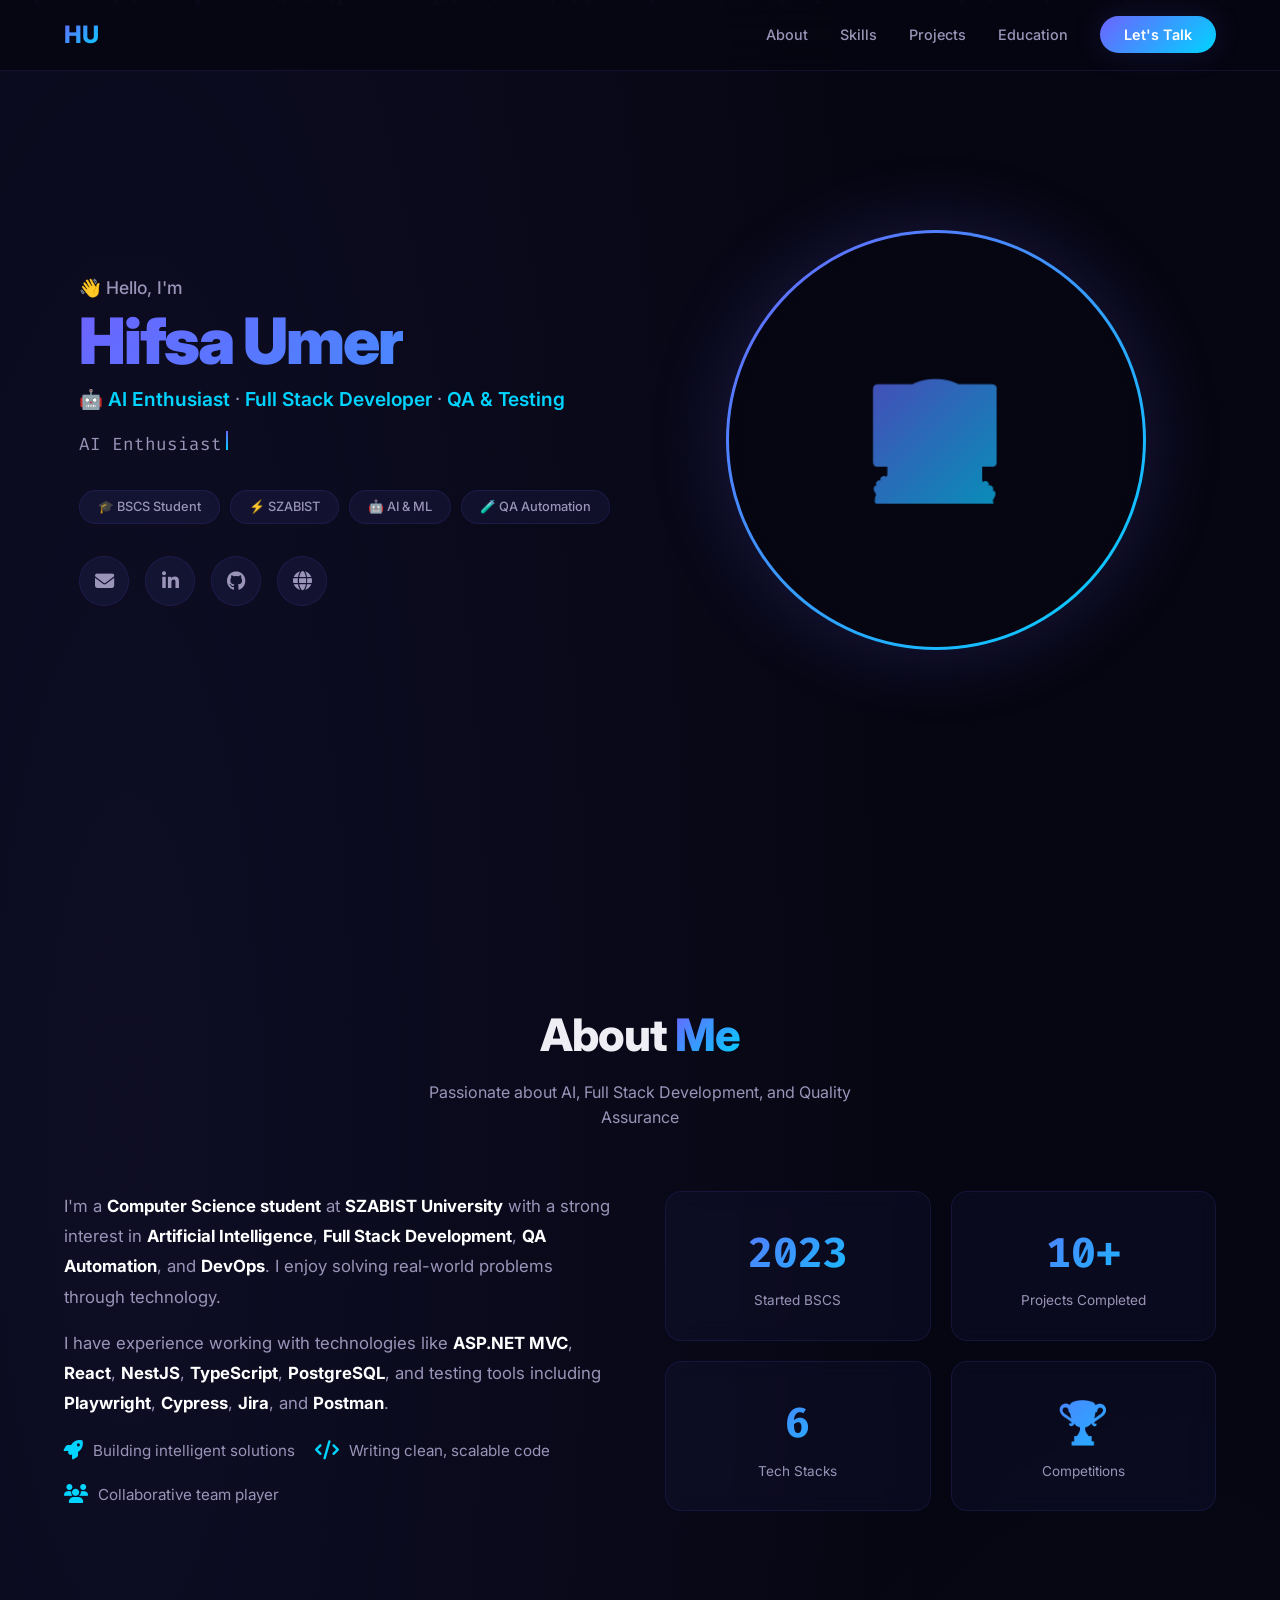
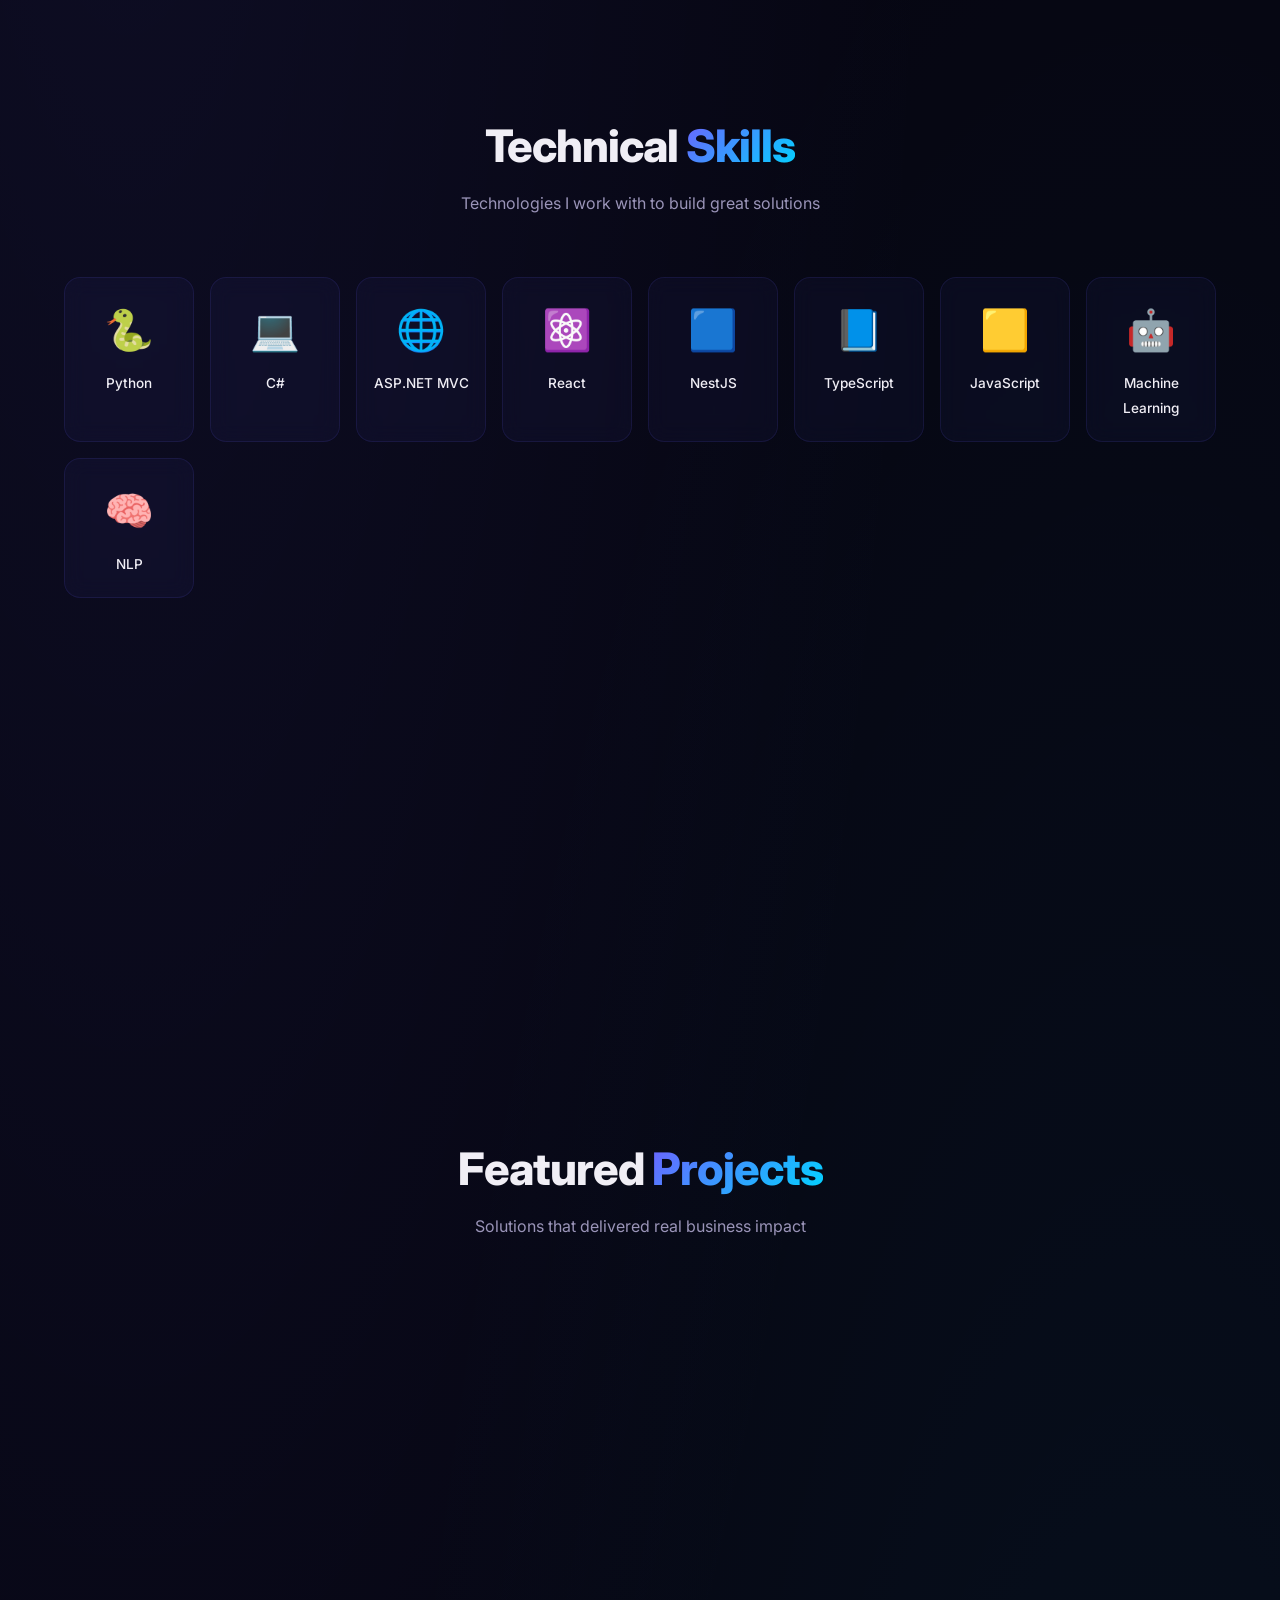
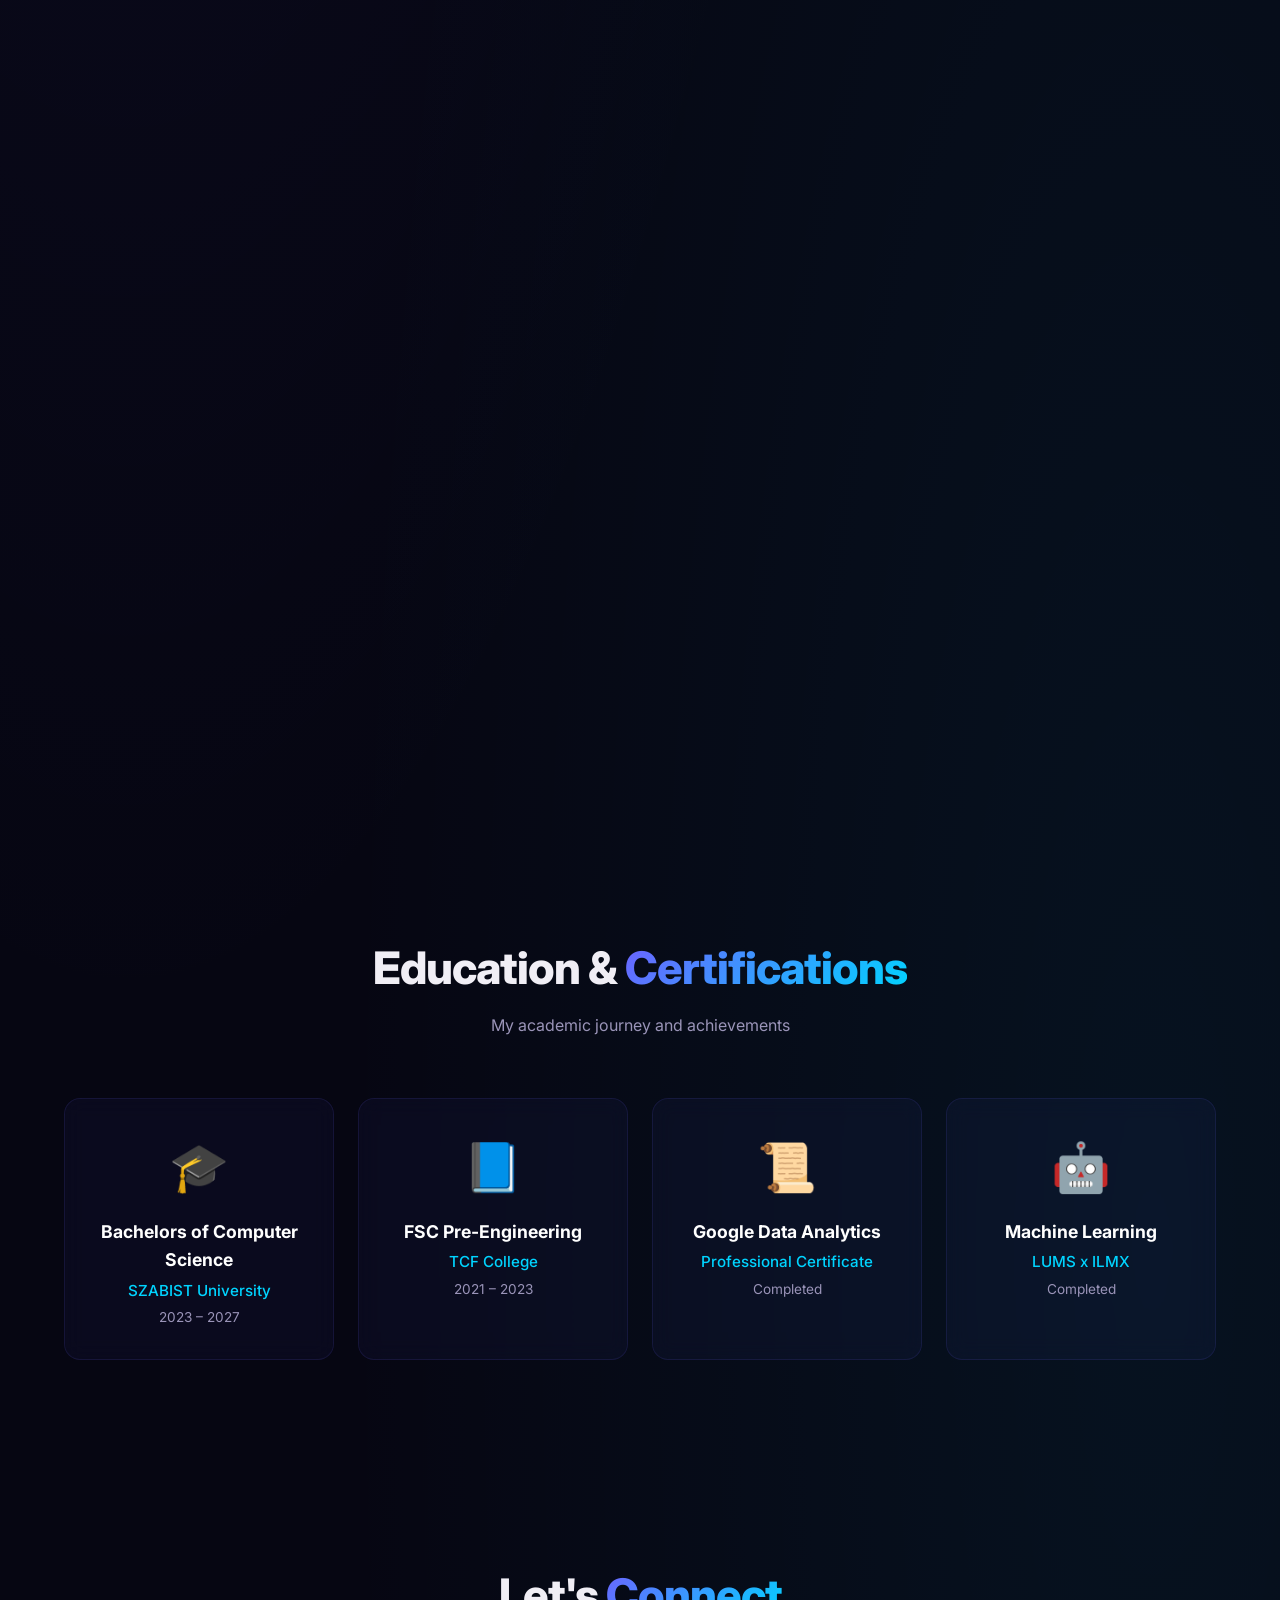
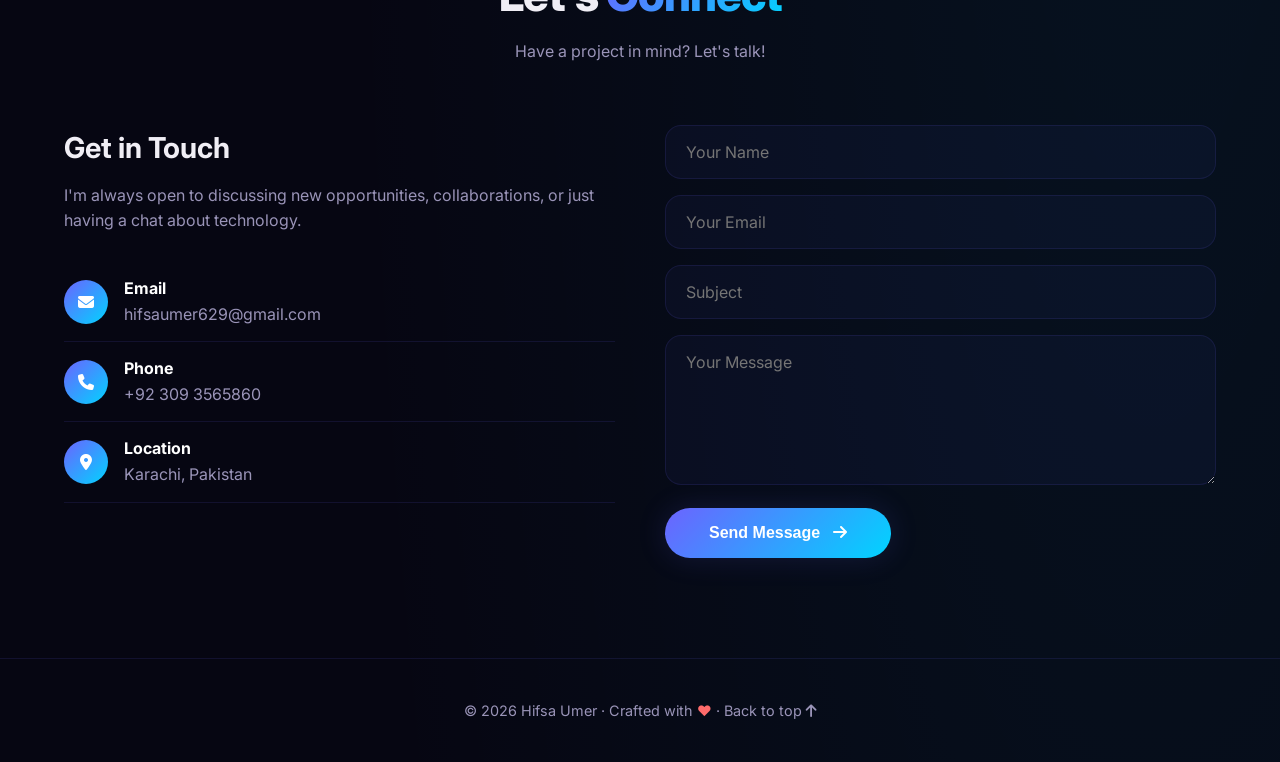
<file: index.html>
<!DOCTYPE html>
<html lang="en">
<head>
    <meta charset="UTF-8" />
    <meta name="viewport" content="width=device-width, initial-scale=1.0" />
    <title>Hifsa Umer | AI Enthusiast & Full Stack Developer</title>

    <!-- Font Awesome -->
    <link rel="stylesheet" href="https://cdnjs.cloudflare.com/ajax/libs/font-awesome/6.5.0/css/all.min.css" />

    <!-- Google Fonts -->
    <link href="https://fonts.googleapis.com/css2?family=Fira+Code:wght@400;600;700&family=Inter:wght@300;400;500;600;700;800;900&display=swap" rel="stylesheet" />

    <!-- Custom CSS -->
    <link rel="stylesheet" href="style.css" />
</head>
<body>

    <!-- ===== PRELOADER ===== -->
    <div class="preloader" id="preloader">
        <div class="loader"></div>
    </div>

    <!-- ===== PARTICLES ===== -->
    <div class="particles" id="particles"></div>

    <!-- ===== NAVIGATION ===== -->
    <nav id="navbar">
        <div class="container">
            <a href="#" class="logo">HU</a>
            <ul class="nav-links" id="navLinks">
                <li><a href="#about">About</a></li>
                <li><a href="#skills">Skills</a></li>
                <li><a href="#projects">Projects</a></li>
                <li><a href="#education">Education</a></li>
                <li><a href="#contact" class="nav-cta">Let's Talk</a></li>
            </ul>
            <button class="hamburger" id="hamburger">
                <span></span>
                <span></span>
                <span></span>
            </button>
        </div>
    </nav>

    <!-- ===== HERO ===== -->
    <section class="hero" id="home">
        <div class="container">
            <div class="hero-content">
                <div class="hero-text">
                    <div class="hero-greeting">👋 Hello, I'm</div>
                    <h1><span class="highlight">Hifsa Umer</span></h1>
                    <p class="subtitle">🤖 <span>AI Enthusiast</span> · <span>Full Stack Developer</span> · <span>QA & Testing</span></p>
                    <div class="hero-typing">
                        <span id="typed"></span><span class="cursor"></span>
                    </div>
                    <div class="hero-badges">
                        <span class="badge">🎓 BSCS Student</span>
                        <span class="badge">⚡ SZABIST</span>
                        <span class="badge">🤖 AI & ML</span>
                        <span class="badge">🧪 QA Automation</span>
                    </div>
                    <div class="hero-social">
                        <a href="mailto:hifsaumer629@gmail.com"><i class="fas fa-envelope"></i></a>
                        <a href="https://linkedin.com/in/hifsa-umer"><i class="fab fa-linkedin-in"></i></a>
                        <a href="https://github.com/hifsaumer"><i class="fab fa-github"></i></a>
                        <a href="https://hifsaumer.github.io"><i class="fas fa-globe"></i></a>
                    </div>
                </div>
                <div class="hero-visual">
                    <div class="avatar-wrapper">
                        <div class="avatar-ring"></div>
                        <div class="avatar-inner">
                            <span class="avatar-placeholder">👩‍💻</span>
                        </div>
                    </div>
                </div>
            </div>
        </div>
    </section>

    <!-- ===== ABOUT ===== -->
    <section id="about">
        <div class="container">
            <div class="section-header">
                <h2>About <span>Me</span></h2>
                <p>Passionate about AI, Full Stack Development, and Quality Assurance</p>
            </div>
            <div class="about-grid">
                <div class="about-text">
                    <p>
                        I'm a <strong>Computer Science student</strong> at <strong>SZABIST University</strong> with a strong interest in 
                        <strong>Artificial Intelligence</strong>, <strong>Full Stack Development</strong>, <strong>QA Automation</strong>, 
                        and <strong>DevOps</strong>. I enjoy solving real-world problems through technology.
                    </p>
                    <p>
                        I have experience working with technologies like <strong>ASP.NET MVC</strong>, <strong>React</strong>, 
                        <strong>NestJS</strong>, <strong>TypeScript</strong>, <strong>PostgreSQL</strong>, and testing tools including 
                        <strong>Playwright</strong>, <strong>Cypress</strong>, <strong>Jira</strong>, and <strong>Postman</strong>.
                    </p>
                    <div class="about-highlights">
                        <div class="highlight-item"><i class="fas fa-rocket"></i> Building intelligent solutions</div>
                        <div class="highlight-item"><i class="fas fa-code"></i> Writing clean, scalable code</div>
                        <div class="highlight-item"><i class="fas fa-users"></i> Collaborative team player</div>
                    </div>
                </div>
                <div class="about-stats">
                    <div class="stat-card"><div class="number">2023</div><div class="label">Started BSCS</div></div>
                    <div class="stat-card"><div class="number">10+</div><div class="label">Projects Completed</div></div>
                    <div class="stat-card"><div class="number">6</div><div class="label">Tech Stacks</div></div>
                    <div class="stat-card"><div class="number">🏆</div><div class="label">Competitions</div></div>
                </div>
            </div>
        </div>
    </section>

    <!-- ===== SKILLS ===== -->
    <section id="skills">
        <div class="container">
            <div class="section-header">
                <h2>Technical <span>Skills</span></h2>
                <p>Technologies I work with to build great solutions</p>
            </div>
            <div class="skills-grid" id="skillsGrid">
                <!-- Skills will be injected by JavaScript -->
            </div>
        </div>
    </section>

    <!-- ===== PROJECTS ===== -->
    <section id="projects">
        <div class="container">
            <div class="section-header">
                <h2>Featured <span>Projects</span></h2>
                <p>Solutions that delivered real business impact</p>
            </div>
            <div class="projects-grid" id="projectsGrid">
                <!-- Projects will be injected by JavaScript -->
            </div>
        </div>
    </section>

    <!-- ===== EDUCATION ===== -->
    <section id="education">
        <div class="container">
            <div class="section-header">
                <h2>Education & <span>Certifications</span></h2>
                <p>My academic journey and achievements</p>
            </div>
            <div class="education-grid">
                <div class="education-card">
                    <div class="icon">🎓</div>
                    <h3>Bachelors of Computer Science</h3>
                    <p class="institution">SZABIST University</p>
                    <p class="date">2023 – 2027</p>
                </div>
                <div class="education-card">
                    <div class="icon">📘</div>
                    <h3>FSC Pre-Engineering</h3>
                    <p class="institution">TCF College</p>
                    <p class="date">2021 – 2023</p>
                </div>
                <div class="education-card">
                    <div class="icon">📜</div>
                    <h3>Google Data Analytics</h3>
                    <p class="institution">Professional Certificate</p>
                    <p class="date">Completed</p>
                </div>
                <div class="education-card">
                    <div class="icon">🤖</div>
                    <h3>Machine Learning</h3>
                    <p class="institution">LUMS x ILMX</p>
                    <p class="date">Completed</p>
                </div>
            </div>
        </div>
    </section>

    <!-- ===== CONTACT ===== -->
    <section id="contact">
        <div class="container">
            <div class="section-header">
                <h2>Let's <span>Connect</span></h2>
                <p>Have a project in mind? Let's talk!</p>
            </div>
            <div class="contact-wrapper">
                <div class="contact-info">
                    <h3>Get in Touch</h3>
                    <p>I'm always open to discussing new opportunities, collaborations, or just having a chat about technology.</p>
                    <div class="contact-item">
                        <div class="icon"><i class="fas fa-envelope"></i></div>
                        <div class="text"><strong>Email</strong> hifsaumer629@gmail.com</div>
                    </div>
                    <div class="contact-item">
                        <div class="icon"><i class="fas fa-phone"></i></div>
                        <div class="text"><strong>Phone</strong> +92 309 3565860</div>
                    </div>
                    <div class="contact-item">
                        <div class="icon"><i class="fas fa-map-marker-alt"></i></div>
                        <div class="text"><strong>Location</strong> Karachi, Pakistan</div>
                    </div>
                </div>
                <form class="contact-form" id="contactForm">
                    <input type="text" placeholder="Your Name" required />
                    <input type="email" placeholder="Your Email" required />
                    <input type="text" placeholder="Subject" />
                    <textarea placeholder="Your Message" required></textarea>
                    <button type="submit">Send Message <i class="fas fa-arrow-right"></i></button>
                </form>
            </div>
        </div>
    </section>

    <!-- ===== FOOTER ===== -->
    <footer>
        <div class="container">
            <p>&copy; 2026 Hifsa Umer &middot; Crafted with <span class="heart">❤️</span> &middot; <a href="#home">Back to top <i class="fas fa-arrow-up"></i></a></p>
        </div>
    </footer>

    <!-- ===== JavaScript ===== -->
    <script src="script.js"></script>

</body>
</html>
</file>
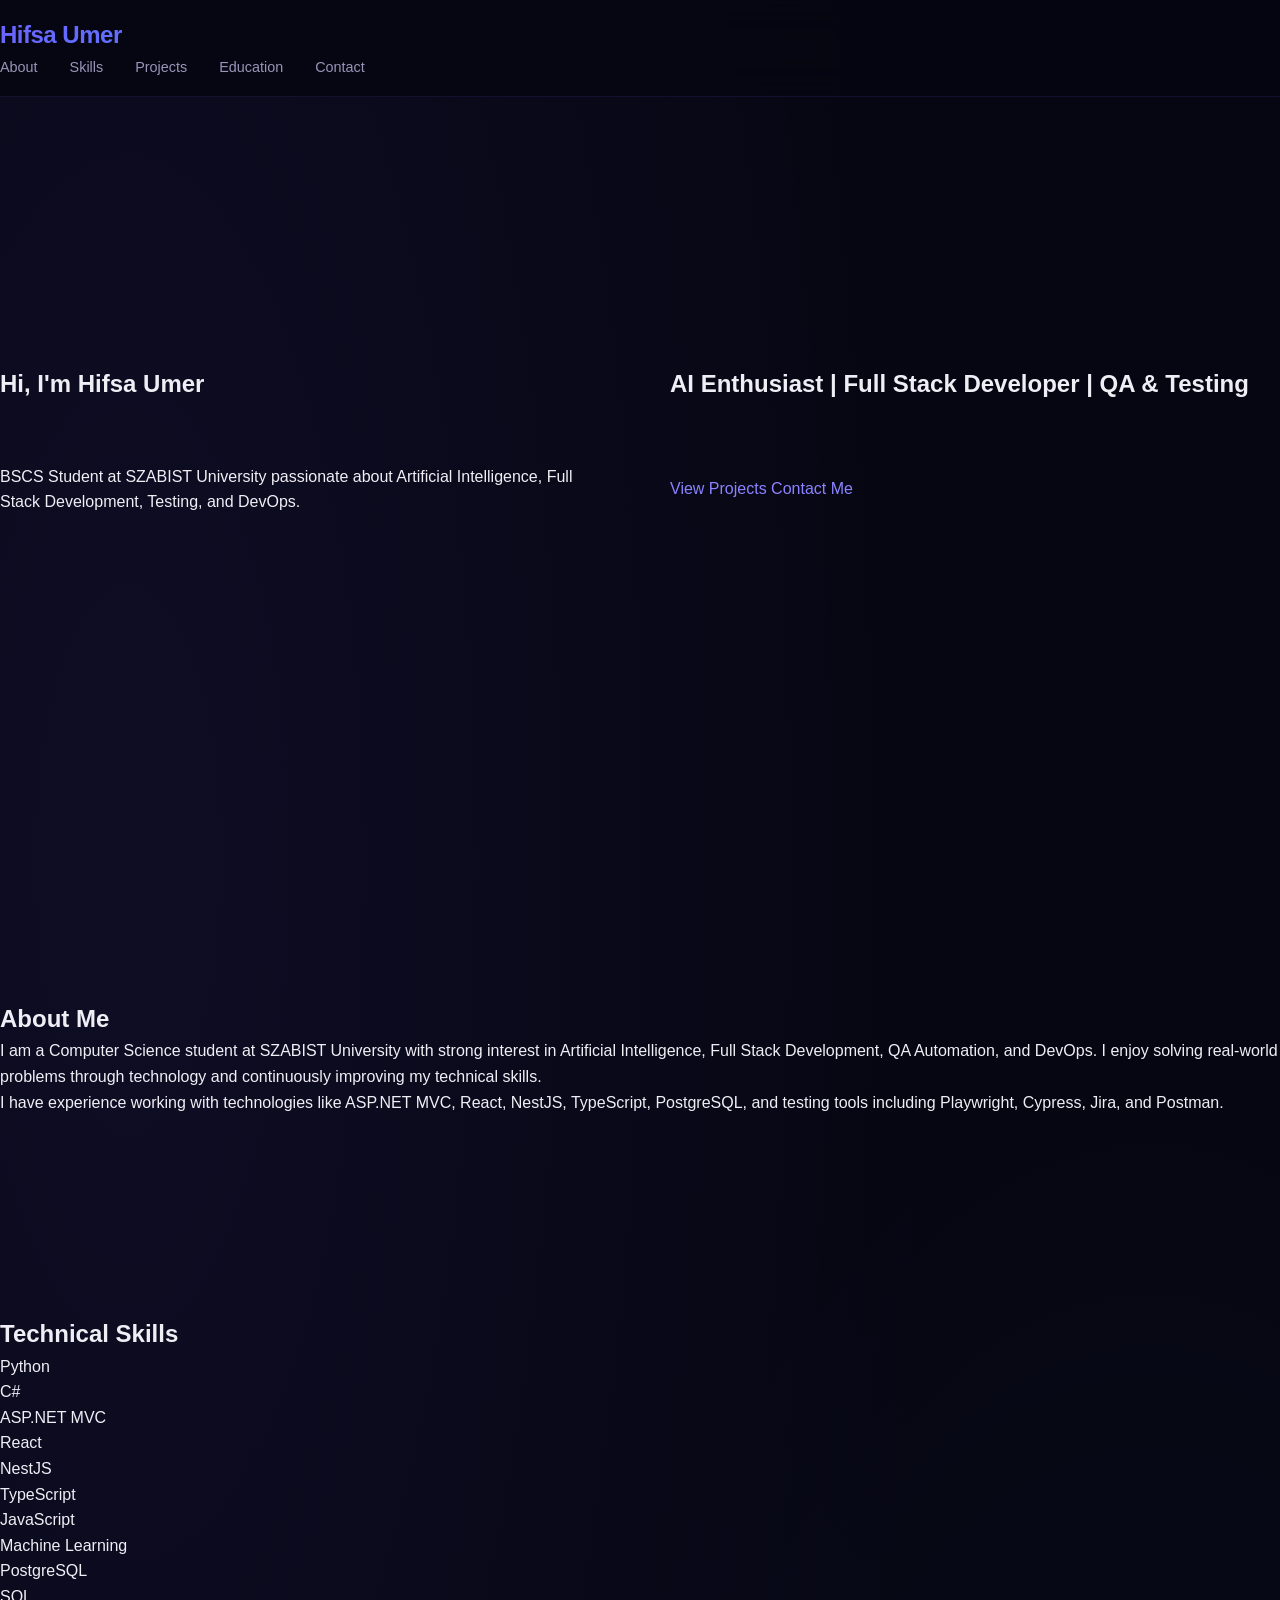
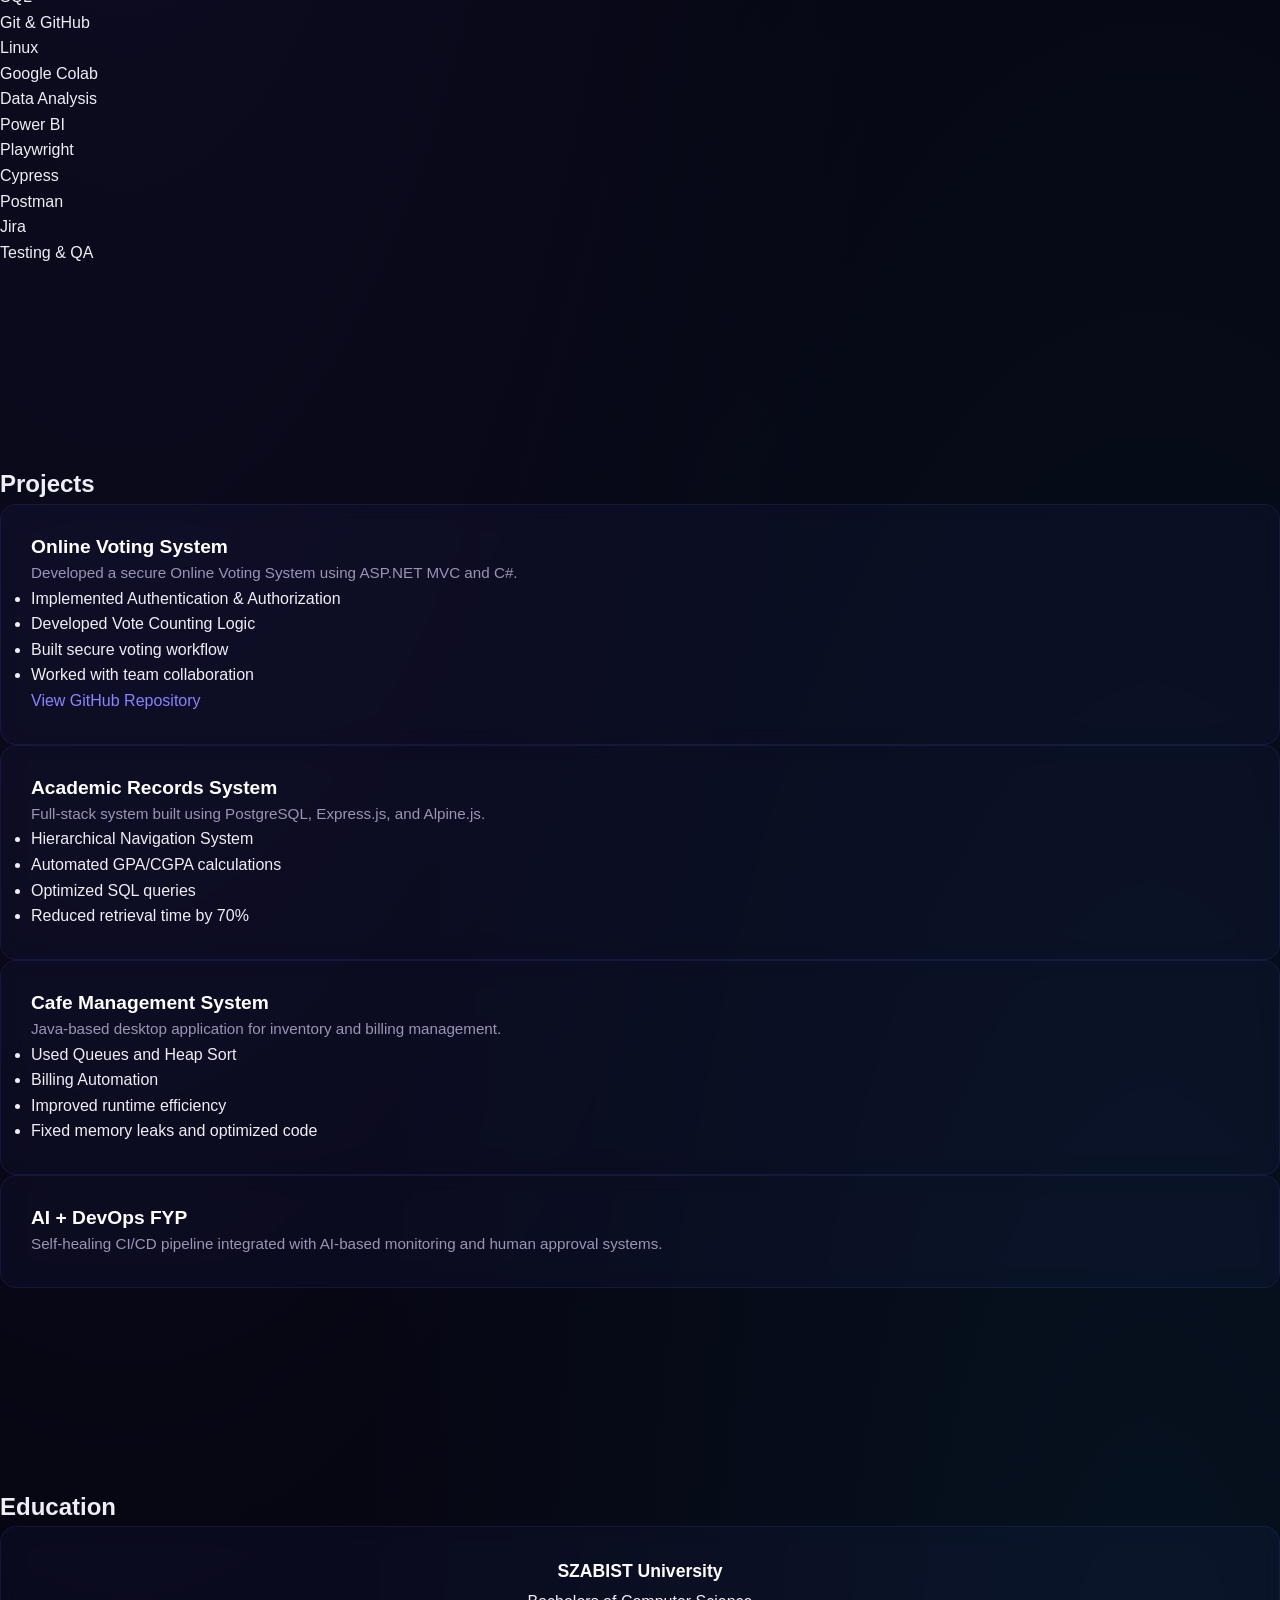
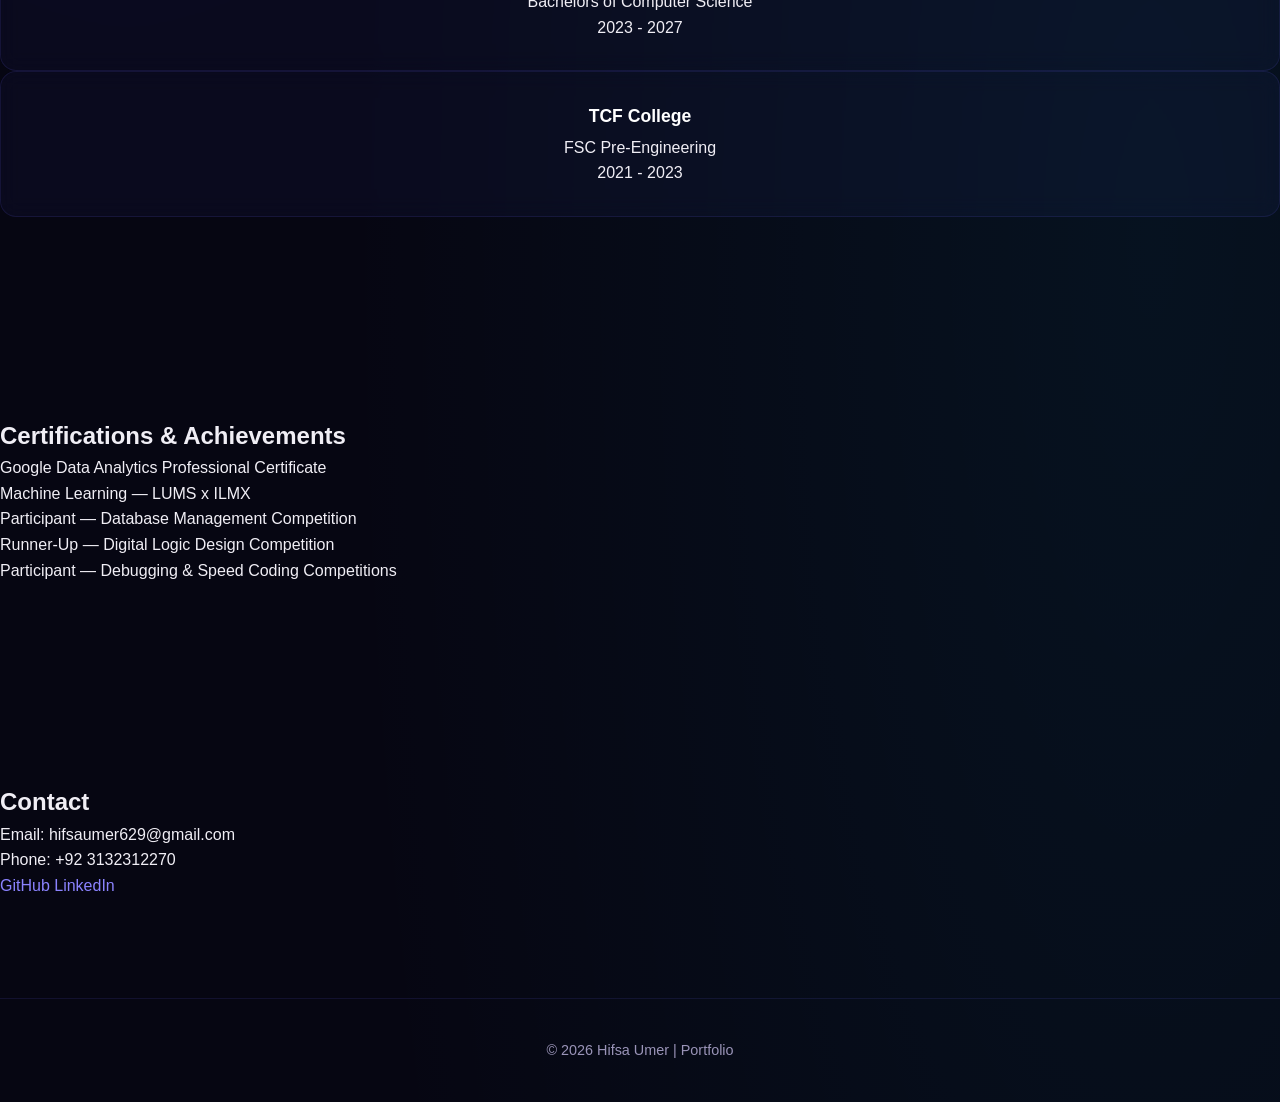
<file: preview.html>
<!-- index.html -->

<!DOCTYPE html>
<html lang="en">

<head>
  <meta charset="UTF-8" />
  <meta name="viewport" content="width=device-width, initial-scale=1.0" />

  <title>Hifsa Umer | Portfolio</title>

  <link rel="stylesheet" href="style.css" />

  <link rel="preconnect" href="https://fonts.googleapis.com">
  <link rel="preconnect" href="https://fonts.gstatic.com" crossorigin>

  <link href="https://fonts.googleapis.com/css2?family=Poppins:wght@300;400;500;600;700&display=swap"
    rel="stylesheet">

</head>

<body>

  <!-- NAVBAR -->

  <nav class="navbar">

    <div class="logo">Hifsa Umer</div>

    <ul class="nav-links">

      <li><a href="#about">About</a></li>
      <li><a href="#skills">Skills</a></li>
      <li><a href="#projects">Projects</a></li>
      <li><a href="#education">Education</a></li>
      <li><a href="#contact">Contact</a></li>

    </ul>

  </nav>

  <!-- HERO SECTION -->

  <section class="hero">

    <div class="hero-content">

      <h1>
        Hi, I'm <span>Hifsa Umer</span>
      </h1>

      <h2>
        AI Enthusiast | Full Stack Developer | QA & Testing
      </h2>

      <p>
        BSCS Student at SZABIST University passionate about
        Artificial Intelligence, Full Stack Development,
        Testing, and DevOps.
      </p>

      <div class="hero-buttons">

        <a href="#projects" class="btn">View Projects</a>

        <a href="#contact" class="btn-outline">Contact Me</a>

      </div>

    </div>

  </section>

  <!-- ABOUT -->

  <section id="about" class="section">

    <h2>About Me</h2>

    <p>
      I am a Computer Science student at SZABIST University
      with strong interest in Artificial Intelligence,
      Full Stack Development, QA Automation, and DevOps.
      I enjoy solving real-world problems through technology
      and continuously improving my technical skills.
    </p>

    <p>
      I have experience working with technologies like
      ASP.NET MVC, React, NestJS, TypeScript, PostgreSQL,
      and testing tools including Playwright, Cypress,
      Jira, and Postman.
    </p>

  </section>

  <!-- SKILLS -->

  <section id="skills" class="section">

    <h2>Technical Skills</h2>

    <div class="skills-container">

      <div class="skill-card">Python</div>

      <div class="skill-card">C#</div>

      <div class="skill-card">ASP.NET MVC</div>

      <div class="skill-card">React</div>

      <div class="skill-card">NestJS</div>

      <div class="skill-card">TypeScript</div>

      <div class="skill-card">JavaScript</div>

      <div class="skill-card">Machine Learning</div>

      <div class="skill-card">PostgreSQL</div>

      <div class="skill-card">SQL</div>

      <div class="skill-card">Git & GitHub</div>

      <div class="skill-card">Linux</div>

      <div class="skill-card">Google Colab</div>

      <div class="skill-card">Data Analysis</div>

      <div class="skill-card">Power BI</div>

      <div class="skill-card">Playwright</div>

      <div class="skill-card">Cypress</div>

      <div class="skill-card">Postman</div>

      <div class="skill-card">Jira</div>

      <div class="skill-card">Testing & QA</div>

    </div>

  </section>

  <!-- PROJECTS -->

  <section id="projects" class="section">

    <h2>Projects</h2>

    <div class="projects-container">

      <!-- PROJECT 1 -->

      <div class="project-card">

        <h3>Online Voting System</h3>

        <p>
          Developed a secure Online Voting System using
          ASP.NET MVC and C#.
        </p>

        <ul>

          <li>Implemented Authentication & Authorization</li>

          <li>Developed Vote Counting Logic</li>

          <li>Built secure voting workflow</li>

          <li>Worked with team collaboration</li>

        </ul>

        <a href="https://github.com/Rida-view/OnlineVotingSystem"
          target="_blank">
          View GitHub Repository
        </a>

      </div>

      <!-- PROJECT 2 -->

      <div class="project-card">

        <h3>Academic Records System</h3>

        <p>
          Full-stack system built using PostgreSQL,
          Express.js, and Alpine.js.
        </p>

        <ul>

          <li>Hierarchical Navigation System</li>

          <li>Automated GPA/CGPA calculations</li>

          <li>Optimized SQL queries</li>

          <li>Reduced retrieval time by 70%</li>

        </ul>

      </div>

      <!-- PROJECT 3 -->

      <div class="project-card">

        <h3>Cafe Management System</h3>

        <p>
          Java-based desktop application for inventory
          and billing management.
        </p>

        <ul>

          <li>Used Queues and Heap Sort</li>

          <li>Billing Automation</li>

          <li>Improved runtime efficiency</li>

          <li>Fixed memory leaks and optimized code</li>

        </ul>

      </div>

      <!-- PROJECT 4 -->

      <div class="project-card">

        <h3>AI + DevOps FYP</h3>

        <p>
          Self-healing CI/CD pipeline integrated
          with AI-based monitoring and human
          approval systems.
        </p>

      </div>

    </div>

  </section>

  <!-- EDUCATION -->

  <section id="education" class="section">

    <h2>Education</h2>

    <div class="education-card">

      <h3>SZABIST University</h3>

      <p>Bachelors of Computer Science</p>

      <p>2023 - 2027</p>

    </div>

    <div class="education-card">

      <h3>TCF College</h3>

      <p>FSC Pre-Engineering</p>

      <p>2021 - 2023</p>

    </div>

  </section>

  <!-- CERTIFICATIONS -->

  <section class="section">

    <h2>Certifications & Achievements</h2>

    <div class="certifications">

      <div class="cert-card">
        Google Data Analytics Professional Certificate
      </div>

      <div class="cert-card">
        Machine Learning — LUMS x ILMX
      </div>

      <div class="cert-card">
        Participant — Database Management Competition
      </div>

      <div class="cert-card">
        Runner-Up — Digital Logic Design Competition
      </div>

      <div class="cert-card">
        Participant — Debugging & Speed Coding Competitions
      </div>

    </div>

  </section>

  <!-- CONTACT -->

  <section id="contact" class="section">

    <h2>Contact</h2>

    <p>Email: hifsaumer629@gmail.com</p>

    <p>Phone: +92 3132312270</p>

    <div class="social-links">

      <a href="https://github.com/" target="_blank">
        GitHub
      </a>

      <a href="https://www.linkedin.com/in/hifsa-umer-82b882246"
        target="_blank">
        LinkedIn
      </a>

    </div>

  </section>

  <!-- FOOTER -->

  <footer>

    <p>
      © 2026 Hifsa Umer | Portfolio
    </p>

  </footer>

  <script src="script.js"></script>

</body>

</html>
</file>
<file: style.css>
/* ============================================================
   RESET & BASE - Professional Dark Theme
   ============================================================ */
* {
    margin: 0;
    padding: 0;
    box-sizing: border-box;
}

:root {
    /* Premium Color Palette - Purple & Cyan Theme */
    --primary: #6C63FF;
    --primary-dark: #5A52D5;
    --primary-light: #8B83FF;
    --secondary: #00D4FF;
    --accent: #FF6B6B;
    --gold: #F59E0B;
    --gradient-1: linear-gradient(135deg, #6C63FF, #00D4FF);
    --gradient-2: linear-gradient(135deg, #00D4FF, #6C63FF);
    --gradient-3: linear-gradient(135deg, #6C63FF, #FF6B6B);

    /* Backgrounds */
    --dark: #0A0A1A;
    --darker: #060612;
    --card-bg: rgba(108, 99, 255, 0.05);
    --card-bg-hover: rgba(108, 99, 255, 0.1);

    /* Text */
    --text: #F0EEF5;
    --text-muted: #9A94B8;
    --text-light: #C4B8E0;

    /* UI */
    --glass: rgba(108, 99, 255, 0.08);
    --border: rgba(108, 99, 255, 0.12);
    --border-hover: rgba(108, 99, 255, 0.3);
    --shadow: 0 20px 60px rgba(108, 99, 255, 0.15);
    --glow: 0 0 60px rgba(108, 99, 255, 0.1);

    --radius: 16px;
    --transition: all 0.4s cubic-bezier(0.25, 0.46, 0.45, 0.94);
}

html {
    scroll-behavior: smooth;
}

body {
    font-family: 'Inter', sans-serif;
    background: var(--darker);
    color: var(--text);
    line-height: 1.6;
    overflow-x: hidden;
    background-image:
        radial-gradient(ellipse at 10% 20%, rgba(108, 99, 255, 0.08) 0%, transparent 50%),
        radial-gradient(ellipse at 90% 80%, rgba(0, 212, 255, 0.06) 0%, transparent 50%);
}

::-webkit-scrollbar {
    width: 8px;
}
::-webkit-scrollbar-track {
    background: var(--darker);
}
::-webkit-scrollbar-thumb {
    background: var(--gradient-1);
    border-radius: 10px;
}

a {
    color: var(--primary-light);
    text-decoration: none;
    transition: var(--transition);
}
a:hover {
    color: #fff;
}

.container {
    max-width: 1200px;
    margin: 0 auto;
    padding: 0 24px;
}

/* ============================================================
   PRELOADER
   ============================================================ */
.preloader {
    position: fixed;
    top: 0;
    left: 0;
    width: 100%;
    height: 100%;
    background: var(--darker);
    display: flex;
    align-items: center;
    justify-content: center;
    z-index: 9999;
    transition: opacity 0.6s ease, visibility 0.6s ease;
}
.preloader.hide {
    opacity: 0;
    visibility: hidden;
}
.loader {
    width: 60px;
    height: 60px;
    border-radius: 50%;
    border: 3px solid var(--border);
    border-top-color: var(--primary);
    animation: spin 1s linear infinite;
}
@keyframes spin {
    100% {
        transform: rotate(360deg);
    }
}

/* ============================================================
   PARTICLES
   ============================================================ */
.particles {
    position: fixed;
    top: 0;
    left: 0;
    width: 100%;
    height: 100%;
    pointer-events: none;
    z-index: 0;
    overflow: hidden;
}
.particle {
    position: absolute;
    width: 4px;
    height: 4px;
    background: var(--primary);
    border-radius: 50%;
    opacity: 0.3;
    animation: floatParticle linear infinite;
}
@keyframes floatParticle {
    0% {
        transform: translateY(100vh) rotate(0deg);
        opacity: 0;
    }
    10% {
        opacity: 0.3;
    }
    90% {
        opacity: 0.3;
    }
    100% {
        transform: translateY(-10vh) rotate(720deg);
        opacity: 0;
    }
}

/* ============================================================
   NAVIGATION
   ============================================================ */
nav {
    position: fixed;
    top: 0;
    left: 0;
    width: 100%;
    z-index: 1000;
    padding: 16px 0;
    background: rgba(6, 6, 18, 0.85);
    backdrop-filter: blur(20px);
    border-bottom: 1px solid var(--border);
    transition: var(--transition);
}
nav.scrolled {
    background: rgba(6, 6, 18, 0.95);
    box-shadow: 0 4px 40px rgba(0, 0, 0, 0.6);
    border-bottom-color: rgba(108, 99, 255, 0.2);
}
nav .container {
    display: flex;
    justify-content: space-between;
    align-items: center;
}
.logo {
    font-size: 1.5rem;
    font-weight: 800;
    background: var(--gradient-1);
    -webkit-background-clip: text;
    -webkit-text-fill-color: transparent;
    background-clip: text;
    letter-spacing: -0.5px;
}

.nav-links {
    display: flex;
    gap: 32px;
    list-style: none;
    align-items: center;
}
.nav-links a {
    color: var(--text-muted);
    font-size: 0.9rem;
    font-weight: 500;
    transition: var(--transition);
    position: relative;
}
.nav-links a::after {
    content: '';
    position: absolute;
    bottom: -4px;
    left: 0;
    width: 0;
    height: 2px;
    background: var(--gradient-1);
    transition: var(--transition);
}
.nav-links a:hover {
    color: #fff;
}
.nav-links a:hover::after {
    width: 100%;
}
.nav-cta {
    background: var(--gradient-1);
    color: #fff !important;
    padding: 10px 24px;
    border-radius: 50px;
    font-weight: 600 !important;
    transition: var(--transition);
    box-shadow: 0 0 30px rgba(108, 99, 255, 0.15);
}
.nav-cta::after {
    display: none !important;
}
.nav-cta:hover {
    transform: scale(1.05);
    box-shadow: 0 0 50px rgba(108, 99, 255, 0.3);
    color: #fff !important;
}

.hamburger {
    display: none;
    flex-direction: column;
    gap: 5px;
    cursor: pointer;
    background: none;
    border: none;
    padding: 4px;
}
.hamburger span {
    display: block;
    width: 28px;
    height: 2.5px;
    background: #fff;
    border-radius: 4px;
    transition: var(--transition);
}
.hamburger.active span:nth-child(1) {
    transform: rotate(45deg) translate(5px, 5px);
}
.hamburger.active span:nth-child(2) {
    opacity: 0;
}
.hamburger.active span:nth-child(3) {
    transform: rotate(-45deg) translate(5px, -5px);
}

/* ============================================================
   HERO SECTION
   ============================================================ */
.hero {
    min-height: 100vh;
    display: flex;
    align-items: center;
    padding-top: 80px;
    position: relative;
    z-index: 1;
}
.hero-content {
    display: grid;
    grid-template-columns: 1fr 1fr;
    gap: 60px;
    align-items: center;
}
.hero-greeting {
    font-size: 1.1rem;
    color: var(--text-muted);
    margin-bottom: 4px;
    font-weight: 500;
}
.hero-text h1 {
    font-size: 4rem;
    font-weight: 900;
    line-height: 1.1;
    margin-bottom: 8px;
    letter-spacing: -2px;
}
.hero-text h1 .highlight {
    background: var(--gradient-1);
    background-size: 300% 300%;
    -webkit-background-clip: text;
    -webkit-text-fill-color: transparent;
    background-clip: text;
    animation: gradShift 6s ease-in-out infinite;
}
@keyframes gradShift {
    0%,
    100% {
        background-position: 0% 50%;
    }
    50% {
        background-position: 100% 50%;
    }
}

.hero-text .subtitle {
    font-size: 1.2rem;
    color: var(--text-muted);
    margin-top: 8px;
    font-weight: 400;
}
.hero-text .subtitle span {
    color: var(--secondary);
    font-weight: 600;
}

.hero-typing {
    font-family: 'Fira Code', monospace;
    font-size: 1.1rem;
    color: var(--text-muted);
    margin-top: 16px;
    min-height: 2em;
}
.hero-typing .cursor {
    display: inline-block;
    width: 2px;
    height: 1.1em;
    background: var(--gradient-1);
    margin-left: 4px;
    animation: blink 0.8s step-end infinite;
}
@keyframes blink {
    0%,
    100% {
        opacity: 1;
    }
    50% {
        opacity: 0;
    }
}

.hero-badges {
    display: flex;
    flex-wrap: wrap;
    gap: 10px;
    margin-top: 24px;
}
.hero-badges .badge {
    padding: 6px 18px;
    border-radius: 50px;
    font-size: 0.8rem;
    font-weight: 500;
    background: var(--glass);
    border: 1px solid var(--border);
    color: var(--text-muted);
    transition: var(--transition);
    cursor: default;
}
.hero-badges .badge:hover {
    border-color: var(--primary);
    color: #fff;
    background: rgba(108, 99, 255, 0.1);
    transform: translateY(-2px);
}

.hero-social {
    display: flex;
    gap: 16px;
    margin-top: 32px;
}
.hero-social a {
    display: flex;
    align-items: center;
    justify-content: center;
    width: 50px;
    height: 50px;
    border-radius: 50%;
    background: var(--glass);
    border: 1px solid var(--border);
    color: var(--text-muted);
    font-size: 1.2rem;
    transition: var(--transition);
}
.hero-social a:hover {
    background: var(--gradient-1);
    color: #fff;
    transform: translateY(-4px);
    box-shadow: 0 8px 40px rgba(108, 99, 255, 0.25);
    border-color: var(--primary);
}

/* Hero Image */
.hero-visual {
    display: flex;
    justify-content: center;
    align-items: center;
}
.avatar-wrapper {
    position: relative;
    width: 400px;
    height: 400px;
}
.avatar-ring {
    position: absolute;
    inset: -10px;
    border-radius: 50%;
    background: var(--gradient-1);
    animation: spinRing 12s linear infinite;
    padding: 3px;
    box-shadow: 0 0 80px rgba(108, 99, 255, 0.2);
}
.avatar-ring::after {
    content: '';
    position: absolute;
    inset: 3px;
    border-radius: 50%;
    background: var(--darker);
}
@keyframes spinRing {
    0% {
        transform: rotate(0deg);
    }
    100% {
        transform: rotate(360deg);
    }
}
.avatar-inner {
    position: relative;
    width: 100%;
    height: 100%;
    border-radius: 50%;
    background: var(--darker);
    overflow: hidden;
    display: flex;
    align-items: center;
    justify-content: center;
    border: 3px solid var(--darker);
    z-index: 1;
}
.avatar-inner .avatar-placeholder {
    font-weight: 300;
    opacity: 0.7;
    letter-spacing: 2px;
    font-size: 7rem;
    background: var(--gradient-1);
    -webkit-background-clip: text;
    -webkit-text-fill-color: transparent;
    background-clip: text;
    animation: pulseAvatar 4s ease-in-out infinite;
}
@keyframes pulseAvatar {
    0%,
    100% {
        transform: scale(1);
    }
    50% {
        transform: scale(1.05);
    }
}

/* ============================================================
   SECTION STYLES
   ============================================================ */
section {
    padding: 100px 0;
    position: relative;
    z-index: 1;
}
.section-header {
    text-align: center;
    margin-bottom: 60px;
}
.section-header h2 {
    font-size: 2.8rem;
    font-weight: 800;
    letter-spacing: -1px;
}
.section-header h2 span {
    background: var(--gradient-1);
    -webkit-background-clip: text;
    -webkit-text-fill-color: transparent;
    background-clip: text;
}
.section-header p {
    color: var(--text-muted);
    max-width: 500px;
    margin: 8px auto 0;
}

/* ============================================================
   ABOUT
   ============================================================ */
.about-grid {
    display: grid;
    grid-template-columns: 1fr 1fr;
    gap: 50px;
    align-items: start;
}
.about-text p {
    color: var(--text-muted);
    margin-bottom: 16px;
    font-size: 1.05rem;
    line-height: 1.8;
}
.about-text p strong {
    color: #fff;
}
.about-highlights {
    display: flex;
    gap: 20px;
    margin-top: 20px;
    flex-wrap: wrap;
}
.highlight-item {
    display: flex;
    align-items: center;
    gap: 10px;
    color: var(--text-muted);
    font-size: 0.95rem;
}
.highlight-item i {
    color: var(--secondary);
    font-size: 1.2rem;
}
.about-stats {
    display: grid;
    grid-template-columns: repeat(2, 1fr);
    gap: 20px;
}
.stat-card {
    background: var(--card-bg);
    border: 1px solid var(--border);
    border-radius: var(--radius);
    padding: 28px;
    text-align: center;
    transition: var(--transition);
    backdrop-filter: blur(10px);
}
.stat-card:hover {
    transform: translateY(-6px);
    border-color: var(--primary);
    box-shadow: var(--glow);
}
.stat-card .number {
    font-size: 2.6rem;
    font-weight: 800;
    background: var(--gradient-1);
    -webkit-background-clip: text;
    -webkit-text-fill-color: transparent;
    background-clip: text;
    font-family: 'Fira Code', monospace;
}
.stat-card .label {
    color: var(--text-muted);
    font-size: 0.85rem;
    margin-top: 4px;
}

/* ============================================================
   SKILLS
   ============================================================ */
.skills-grid {
    display: grid;
    grid-template-columns: repeat(auto-fit, minmax(130px, 1fr));
    gap: 16px;
}
.skill-item {
    background: var(--card-bg);
    border: 1px solid var(--border);
    border-radius: var(--radius);
    padding: 20px 14px;
    text-align: center;
    transition: var(--transition);
    cursor: default;
    backdrop-filter: blur(10px);
}
.skill-item:hover {
    transform: translateY(-6px);
    border-color: var(--primary);
    box-shadow: var(--glow);
    background: var(--card-bg-hover);
}
.skill-item .icon {
    font-size: 2.5rem;
    margin-bottom: 8px;
    display: block;
}
.skill-item .name {
    font-size: 0.85rem;
    font-weight: 500;
    color: var(--text);
}

/* ============================================================
   PROJECTS
   ============================================================ */
.projects-grid {
    display: grid;
    grid-template-columns: repeat(auto-fit, minmax(340px, 1fr));
    gap: 24px;
}
.project-card {
    background: var(--card-bg);
    border: 1px solid var(--border);
    border-radius: var(--radius);
    padding: 30px;
    transition: var(--transition);
    backdrop-filter: blur(10px);
    display: flex;
    flex-direction: column;
}
.project-card:hover {
    transform: translateY(-8px);
    border-color: var(--primary);
    box-shadow: var(--shadow);
    background: var(--card-bg-hover);
}
.project-card .icon {
    font-size: 2.8rem;
    margin-bottom: 12px;
}
.project-card h3 {
    font-size: 1.2rem;
    font-weight: 700;
    color: #fff;
    line-height: 1.3;
}
.project-card .sub {
    color: var(--text-muted);
    font-size: 0.85rem;
    margin-bottom: 12px;
}
.project-card .tags {
    display: flex;
    flex-wrap: wrap;
    gap: 6px;
    margin: 12px 0 16px;
}
.project-card .tags span {
    padding: 4px 14px;
    border-radius: 50px;
    background: rgba(108, 99, 255, 0.1);
    border: 1px solid rgba(108, 99, 255, 0.15);
    font-size: 0.7rem;
    color: var(--secondary);
    font-weight: 500;
    text-transform: uppercase;
    letter-spacing: 0.5px;
}
.project-card p {
    color: var(--text-muted);
    font-size: 0.95rem;
    flex: 1;
    line-height: 1.7;
}
.project-card .project-link {
    margin-top: 20px;
    font-weight: 600;
    font-size: 0.9rem;
    display: inline-flex;
    align-items: center;
    gap: 8px;
    color: var(--secondary);
}
.project-card .project-link i {
    transition: var(--transition);
}
.project-card .project-link:hover {
    color: #fff;
}
.project-card .project-link:hover i {
    transform: translateX(6px);
}

/* ============================================================
   EDUCATION
   ============================================================ */
.education-grid {
    display: grid;
    grid-template-columns: repeat(auto-fit, minmax(250px, 1fr));
    gap: 24px;
}
.education-card {
    background: var(--card-bg);
    border: 1px solid var(--border);
    border-radius: var(--radius);
    padding: 30px;
    text-align: center;
    transition: var(--transition);
    backdrop-filter: blur(10px);
}
.education-card:hover {
    transform: translateY(-6px);
    border-color: var(--primary);
    box-shadow: var(--glow);
}
.education-card .icon {
    font-size: 3rem;
    margin-bottom: 12px;
}
.education-card h3 {
    font-size: 1.1rem;
    font-weight: 700;
    color: #fff;
    margin-bottom: 4px;
}
.education-card .institution {
    color: var(--secondary);
    font-weight: 500;
    font-size: 0.95rem;
}
.education-card .date {
    color: var(--text-muted);
    font-size: 0.85rem;
    margin-top: 4px;
}

/* ============================================================
   CONTACT
   ============================================================ */
.contact-wrapper {
    display: grid;
    grid-template-columns: 1fr 1fr;
    gap: 50px;
    align-items: start;
}
.contact-info h3 {
    font-size: 1.8rem;
    font-weight: 700;
    margin-bottom: 12px;
}
.contact-info p {
    color: var(--text-muted);
    margin-bottom: 28px;
}
.contact-item {
    display: flex;
    align-items: center;
    gap: 16px;
    padding: 14px 0;
    border-bottom: 1px solid var(--border);
}
.contact-item .icon {
    width: 44px;
    height: 44px;
    border-radius: 50%;
    background: var(--gradient-1);
    display: flex;
    align-items: center;
    justify-content: center;
    color: #fff;
    flex-shrink: 0;
}
.contact-item .text {
    color: var(--text-muted);
}
.contact-item .text strong {
    color: #fff;
    display: block;
}

.contact-form input,
.contact-form textarea {
    width: 100%;
    padding: 16px 20px;
    background: var(--card-bg);
    border: 1px solid var(--border);
    border-radius: var(--radius);
    color: #fff;
    font-family: 'Inter', sans-serif;
    font-size: 1rem;
    transition: var(--transition);
    margin-bottom: 16px;
    outline: none;
}
.contact-form input:focus,
.contact-form textarea:focus {
    border-color: var(--primary);
    box-shadow: 0 0 0 3px rgba(108, 99, 255, 0.1);
}
.contact-form textarea {
    min-height: 150px;
    resize: vertical;
}
.contact-form button {
    padding: 16px 44px;
    background: var(--gradient-1);
    color: #fff;
    font-weight: 700;
    border: none;
    border-radius: 50px;
    font-size: 1rem;
    cursor: pointer;
    transition: var(--transition);
    box-shadow: 0 0 30px rgba(108, 99, 255, 0.15);
}
.contact-form button:hover {
    transform: scale(1.02);
    box-shadow: 0 8px 50px rgba(108, 99, 255, 0.3);
}
.contact-form button i {
    margin-left: 8px;
    transition: var(--transition);
}
.contact-form button:hover i {
    transform: translateX(4px);
}

/* ============================================================
   FOOTER
   ============================================================ */
footer {
    padding: 40px 0;
    border-top: 1px solid var(--border);
    text-align: center;
    color: var(--text-muted);
    font-size: 0.9rem;
}
footer .heart {
    color: var(--accent);
}
footer a {
    color: var(--text-muted);
}
footer a:hover {
    color: var(--secondary);
}

/* ============================================================
   RESPONSIVE
   ============================================================ */
@media (max-width: 1024px) {
    .hero-content {
        grid-template-columns: 1fr;
        text-align: center;
    }
    .hero-visual {
        order: -1;
    }
    .avatar-wrapper {
        width: 300px;
        height: 300px;
    }
    .hero-badges {
        justify-content: center;
    }
    .hero-social {
        justify-content: center;
    }
    .hero-text h1 {
        font-size: 3rem;
    }
    .about-grid {
        grid-template-columns: 1fr;
    }
    .contact-wrapper {
        grid-template-columns: 1fr;
    }
    .about-highlights {
        justify-content: center;
    }
}

@media (max-width: 768px) {
    .nav-links {
        position: fixed;
        top: 0;
        right: -100%;
        width: 280px;
        height: 100vh;
        background: rgba(6, 6, 18, 0.98);
        backdrop-filter: blur(20px);
        flex-direction: column;
        padding: 80px 32px 32px;
        transition: var(--transition);
        border-left: 1px solid var(--border);
        gap: 20px;
        align-items: flex-start;
    }
    .nav-links.open {
        right: 0;
    }
    .hamburger {
        display: flex;
        z-index: 1001;
    }
    .hero-text h1 {
        font-size: 2.4rem;
    }
    .avatar-wrapper {
        width: 220px;
        height: 220px;
    }
    .avatar-inner .avatar-placeholder {
        font-size: 4.5rem;
    }
    .projects-grid {
        grid-template-columns: 1fr;
    }
    .about-stats {
        grid-template-columns: 1fr 1fr;
    }
    .section-header h2 {
        font-size: 2.2rem;
    }
    .hero-text .subtitle {
        font-size: 1rem;
    }
    .hero-typing {
        font-size: 0.95rem;
    }
    .education-grid {
        grid-template-columns: 1fr 1fr;
    }
    .skills-grid {
        grid-template-columns: repeat(3, 1fr);
    }
}

@media (max-width: 480px) {
    .container {
        padding: 0 16px;
    }
    .hero-text h1 {
        font-size: 1.8rem;
    }
    .hero-typing {
        font-size: 0.85rem;
    }
    .about-stats {
        grid-template-columns: 1fr;
    }
    .skills-grid {
        grid-template-columns: repeat(2, 1fr);
    }
    .project-card {
        padding: 20px;
    }
    .avatar-wrapper {
        width: 180px;
        height: 180px;
    }
    .avatar-inner .avatar-placeholder {
        font-size: 3.5rem;
    }
    .section-header h2 {
        font-size: 1.8rem;
    }
    .education-grid {
        grid-template-columns: 1fr;
    }
    .hero-badges .badge {
        font-size: 0.7rem;
        padding: 4px 12px;
    }
}
</file>
